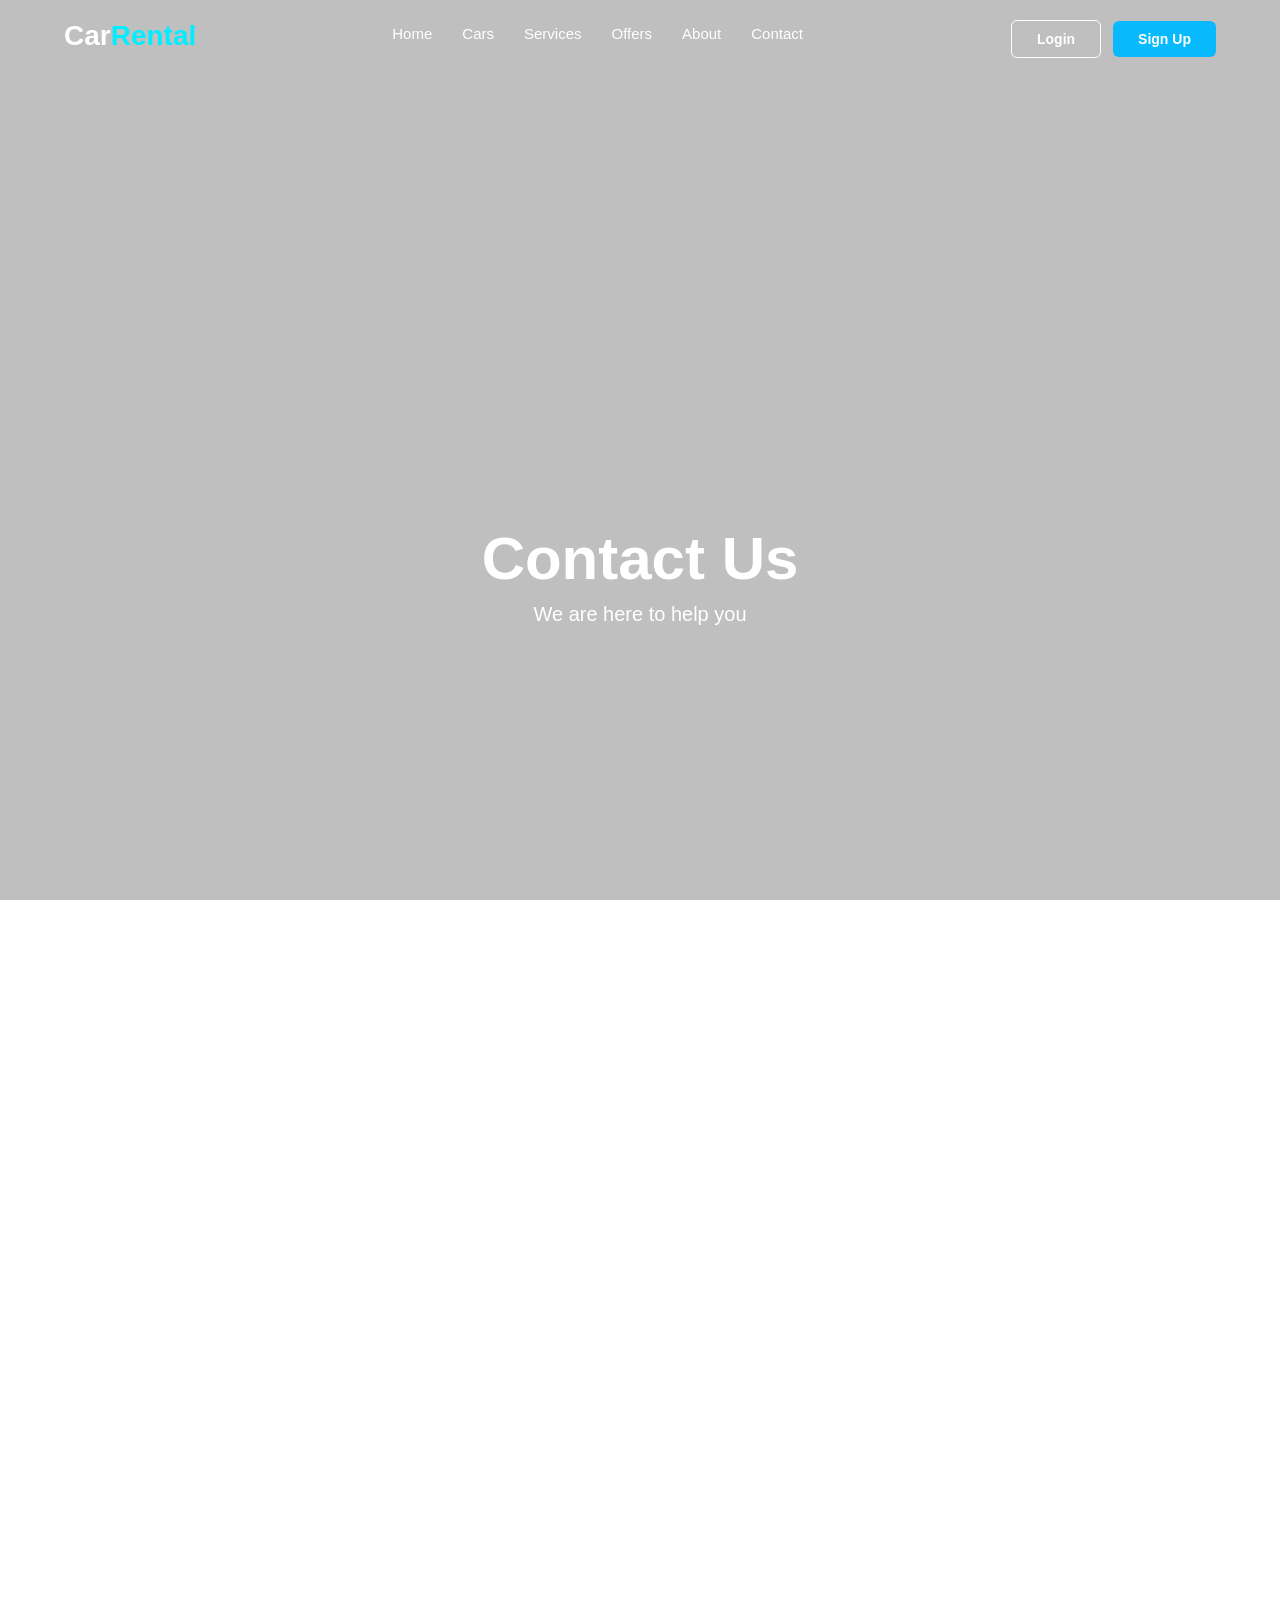
<file: contact.html>
<!DOCTYPE html>
<html lang="en">

<head>
    <meta charset="UTF-8">
    <meta name="viewport" content="width=device-width, initial-scale=1.0">
    <title>Contact Us</title>
    <link rel="stylesheet" href="contact.css">
    <link rel="stylesheet" href="https://cdnjs.cloudflare.com/ajax/libs/font-awesome/6.0.0/css/all.min.css">
    <script src="contact.js"></script>
</head>

<body>
    <header>
        <div class="image-princiale">
            <div class="container">
                <div class="logo">
                    <h1>Car<span>Rental</span></h1>
                </div>

                <nav>
                    <ul id="links">
                        <li><a href="index.html">Home</a></li>
                        <li><a href="cars.html">Cars</a></li>
                        <li><a href="service.html">Services</a></li>
                        <li><a href="offers.html">Offers</a></li>
                        <li><a href="about.html">About</a></li>
                        <li><a href="contact.html">Contact</a></li>
                    </ul>
                </nav>

                <div class="header-right">
                    <div class="auth-btns">
                        <a href="login.html" class="btn-login">Login</a>
                        <a href="login.html" class="btn-signup">Sign Up</a>
                    </div>
                </div>
            </div>
            <div class="general-body">


                <div class="text-zone">
                    <h2>Contact Us</h2>
                    <p>We are here to help you</p>
                </div>
            </div>
        </div>

    </header>
   <div class="content">
    <div class="contact">
        <div class="email">
            <h2>email us</h2>
            <p>info@carrental.com</p>
        </div>
        <div class="address">
            <h2>address</h2>
            <p>agadir,founty,office123</p>
        </div>
        <div class="hours">
            <h2>opening hours</h2>
            <p>Mon-Sun: 8 AM - 7 PM</p>
        </div>
        <div class="tel">
            <h2>call us</h2>
            <p>+21261-234-5670</p>
        </div>
        <div class="address-maps">
            <h2>visit our office</h2>
            <iframe 
                src="https://www.google.com/maps/embed?pb=!1m18!1m12!1m3!1d13763.564757523!2d-9.598107!3d30.427755!2m3!1f0!2f0!3f0!3m2!1i1024!2i768!4f13.1!3m3!1m2!1s0xdb3b6e9413286eb%3A0x6700c8f18579040!2sAgadir!5e0!3m2!1sen!2sma!4v1647890000000!5m2!1sen!2sma" 
                width="100%" height="450" style="border:0;" allowfullscreen="" loading="lazy">
            </iframe>
        </div>
    </div>

    <div class="general-box">
        <div class="formule-contact">
            <h2>get in touch</h2>
            <form id="contactForm">
                <input type="text" placeholder="your name" required>
                <input type="email" placeholder="your email address" required>
                <input type="tel" placeholder="your number">
                <input type="text" placeholder="the subject">
                <textarea placeholder="tap your message" required></textarea>
                <button type="submit" id="btn-comment">send</button>
            </form>
        </div>
    </div>
</div>

    <footer>
        <div class="footer-container">
            <div class="footer-box">
                <div class="logo">
                    <h1>Car<span>Rental</span></h1>
                </div>
                <p>Providing premium car rental services since 2016. We make your journey comfortable and safe with our
                    modern fleet.</p>
                <div class="social-icons">
                    <a href="https://www.facebook.com/"><i class="fab fa-facebook-f"></i></a>
                    <a href="https://www.youtube.com/"><i class="fab fa-youtube"></i></a>
                    <a href="https://www.instagram.com/"><i class="fab fa-instagram"></i></a>
                    <a href="https://www.linkedin.com/"><i class="fab fa-linkedin-in"></i></a>
                </div>
            </div>

            <div class="footer-box">
                <h3>Quick Links</h3>
                <ul>
                    <li><a href="index.html">Home</a></li>
                    <li><a href="cars.html">Cars Catalog</a></li>
                    <li><a href="about.html">About Us</a></li>
                    <li><a href="contact.html">Contact</a></li>
                    <li><a href="#">Privacy Policy</a></li>
                </ul>
            </div>

            <div class="footer-box">
                <h3>Contact Info</h3>
                <ul class="contact-list">
                    <li><i class="fas fa-map-marker-alt"></i>agadir,founty,office123</li>
                    <li><i class="fas fa-phone-alt"></i>+21261-234-5670</li>
                    <li><i class="fas fa-envelope"></i> info@carrental.com</li>
                    <li><i class="fas fa-clock"></i> Mon-Sun: 8 AM - 7 PM</li>
                </ul>
            </div>

            <div class="footer-box">
                <h3>Newsletter</h3>
                <p>Subscribe to get the latest offers and car updates.</p>
                <form class="newsletter-form">
                    <input type="email" placeholder="Your Email">
                    <button type="submit"><i class="fas fa-paper-plane"></i></button>
                </form>
            </div>
        </div>

        <div class="footer-bottom">
            <p>© 2026 <span>CarRental</span>. All Rights Reserved.</p>
        </div>
    </footer>

</body>

</html>
</file>
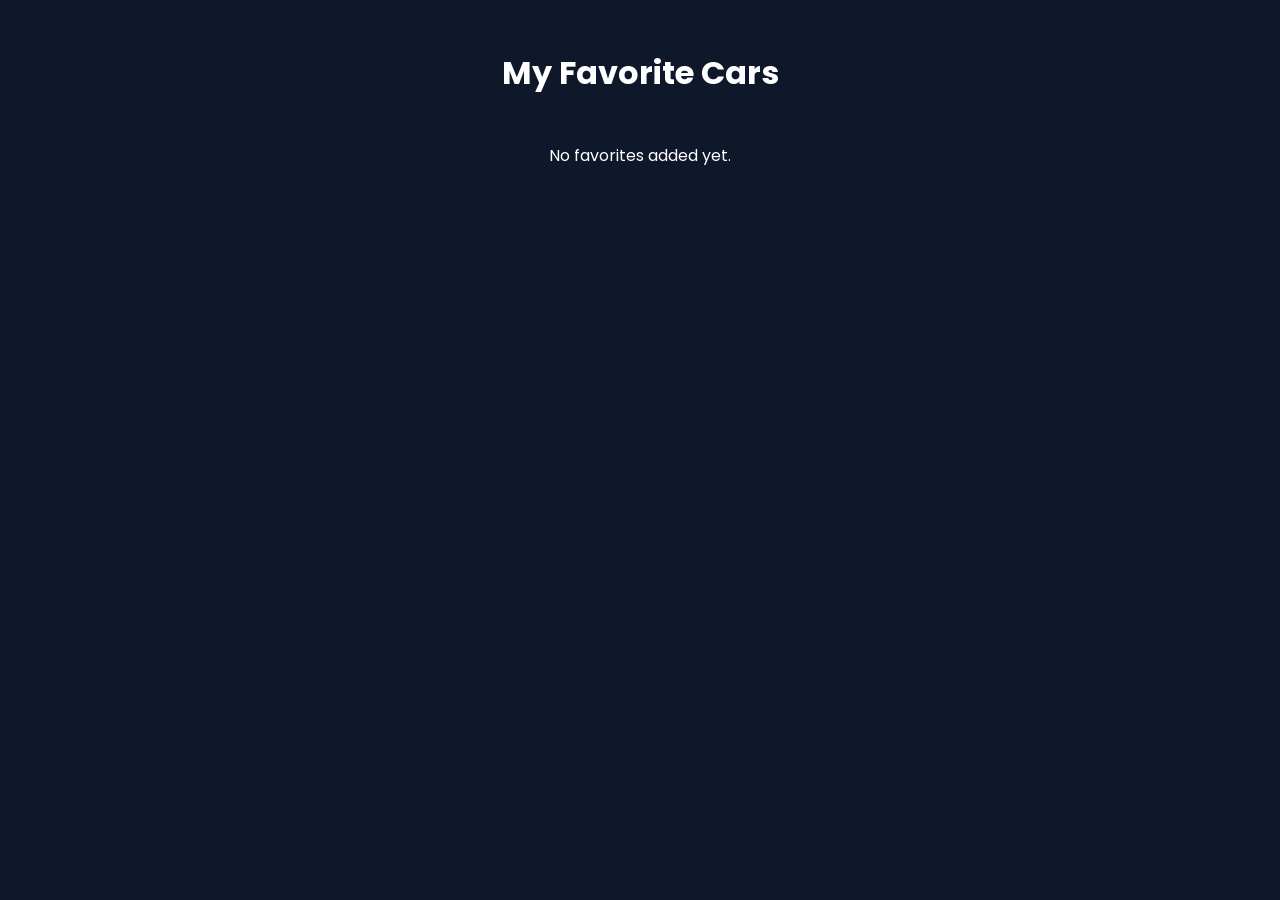
<file: favorites.html>
<!DOCTYPE html>
<html lang="en">
<head>
    <meta charset="UTF-8">
    <title>Favorites</title>
    <link href="https://fonts.googleapis.com/css2?family=Poppins:wght@300;400;600&display=swap" rel="stylesheet">
    <style>
        body {
            font-family: 'Poppins', sans-serif;
            background: #0f172a;
            color: white;
            padding: 20px;
        }

        h1 { text-align: center; margin-bottom: 30px; }

        .favorites-container {
            display: grid;
            grid-template-columns: repeat(auto-fit, minmax(280px, 1fr));
            gap: 25px;
        }

        .car-card {
            background: rgba(255, 255, 255, 0.05);
            padding: 20px;
            border-radius: 15px;
            text-align: center;
            backdrop-filter: blur(10px);
            border: 1px solid rgba(255, 255, 255, 0.1);
            transition: 0.3s;
        }

        .car-card:hover { transform: translateY(-5px); border-color: #38bdf8; }

        .car-card img {
            width: 100%;
            height: 160px;
            object-fit: cover;
            border-radius: 10px;
        }

        .car-card h3 { margin: 15px 0 5px; }
        .car-card p { color: #38bdf8; font-weight: bold; margin-bottom: 15px; }

        .btn-group { display: flex; flex-direction: column; gap: 8px; }
        .car-card button {
            padding: 10px;
            border-radius: 8px;
            border: none;
            cursor: pointer;
            font-weight: 600;
            transition: 0.3s;
        }

        .view-btn { background: #1e293b; color: white; }
        .rent-btn { background: #38bdf8; color: white; }
        .remove-btn { background: #ef4444; color: white; }

        .modal-overlay {
            position: fixed;
            top: 0; left: 0;
            width: 100%; height: 100%;
            background: rgba(0, 0, 0, 0.8);
            display: none;
            justify-content: center;
            align-items: center;
            z-index: 2000;
            backdrop-filter: blur(8px);
        }

        .modal-content {
            background: rgba(30, 41, 59, 0.95);
            padding: 30px;
            border-radius: 20px;
            width: 90%;
            max-width: 400px;
            border: 1px solid rgba(56, 189, 248, 0.3);
            text-align: center;
        }

        .modal-content input {
            width: 100%;
            padding: 12px;
            margin: 8px 0;
            border-radius: 8px;
            border: 1px solid #334155;
            background: #0f172a;
            color: white;
            box-sizing: border-box;
        }

        .form-btns { display: flex; gap: 10px; margin-top: 15px; }
        .confirm-btn { background: #38bdf8; color: white; flex: 2; padding: 12px; border-radius: 8px; border: none; cursor: pointer; }
        .cancel-btn { background: #475569; color: white; flex: 1; padding: 12px; border-radius: 8px; border: none; cursor: pointer; }
    </style>
</head>
<body>

    <h1>My Favorite Cars</h1>
    <div class="favorites-container" id="favoritesContainer"></div>

    <div id="bookingModal" class="modal-overlay">
        <div class="modal-content">
            <h2>Rent: <span id="dynamicCarName" style="color:#38bdf8"></span></h2>
            <form id="reservationForm">
                <input type="text" placeholder="Full Name" required>
                <input type="email" placeholder="Email Address" required>
                <input type="tel" placeholder="Phone Number" required>
                <input type="date" required title="Pickup Date">
                <div class="form-btns">
                    <button type="submit" class="confirm-btn">Confirm Rent</button>
                    <button type="button" class="cancel-btn" onclick="closeModal()">Cancel</button>
                </div>
            </form>
        </div>
    </div>

    <script>
        let favorites = JSON.parse(localStorage.getItem("favorites")) || [];
        const container = document.getElementById("favoritesContainer");

        function displayFavorites() {
            container.innerHTML = "";
            if (favorites.length === 0) {
                container.innerHTML = "<p style='text-align:center; width:100%'>No favorites added yet.</p>";
                return;
            }

            favorites.forEach(car => { // afficher cars favourite
                const div = document.createElement("div");
                div.className = "car-card";
                div.innerHTML = `
                    <img src="${car.img}" alt="${car.name}">
                    <h3>${car.name}</h3>
                    <p>${car.price} MAD / day</p>
                    <div class="btn-group">
                        <button class="rent-btn" onclick="openModal('${car.name}')">Rent Now</button>
                        <button class="view-btn" onclick="goToDetails('${car.name}')">Details</button>
                        <button class="remove-btn" onclick="removeFavorite('${car.name}')">Remove</button>
                    </div>
                `;
                container.appendChild(div);
            });
        }

        function openModal(name) {
            document.getElementById('dynamicCarName').innerText = name;
            document.getElementById('bookingModal').style.display = 'flex';
        }

        function closeModal() {
            document.getElementById('bookingModal').style.display = 'none';
        }

        function goToDetails(name) { 
            const car = favorites.find(c => c.name === name);
            const params = new URLSearchParams(car); // caracters of this car
            window.location.href = `details.html?${params.toString()}`;
        }

        function removeFavorite(name) { 
            favorites = favorites.filter(c => c.name !== name);
            localStorage.setItem("favorites", JSON.stringify(favorites));
            displayFavorites();
        }

        document.getElementById('reservationForm').onsubmit = function(e) {
            e.preventDefault();
            const carName = document.getElementById('dynamicCarName').innerText;
            alert(`Your request for ${carName} has been sent!`);
            closeModal();
        };

        window.onclick = function(e) { // close the modal if i click outside
            if (e.target.id === 'bookingModal') closeModal();
        };

        displayFavorites();
    </script>
</body>
</html>
</file>
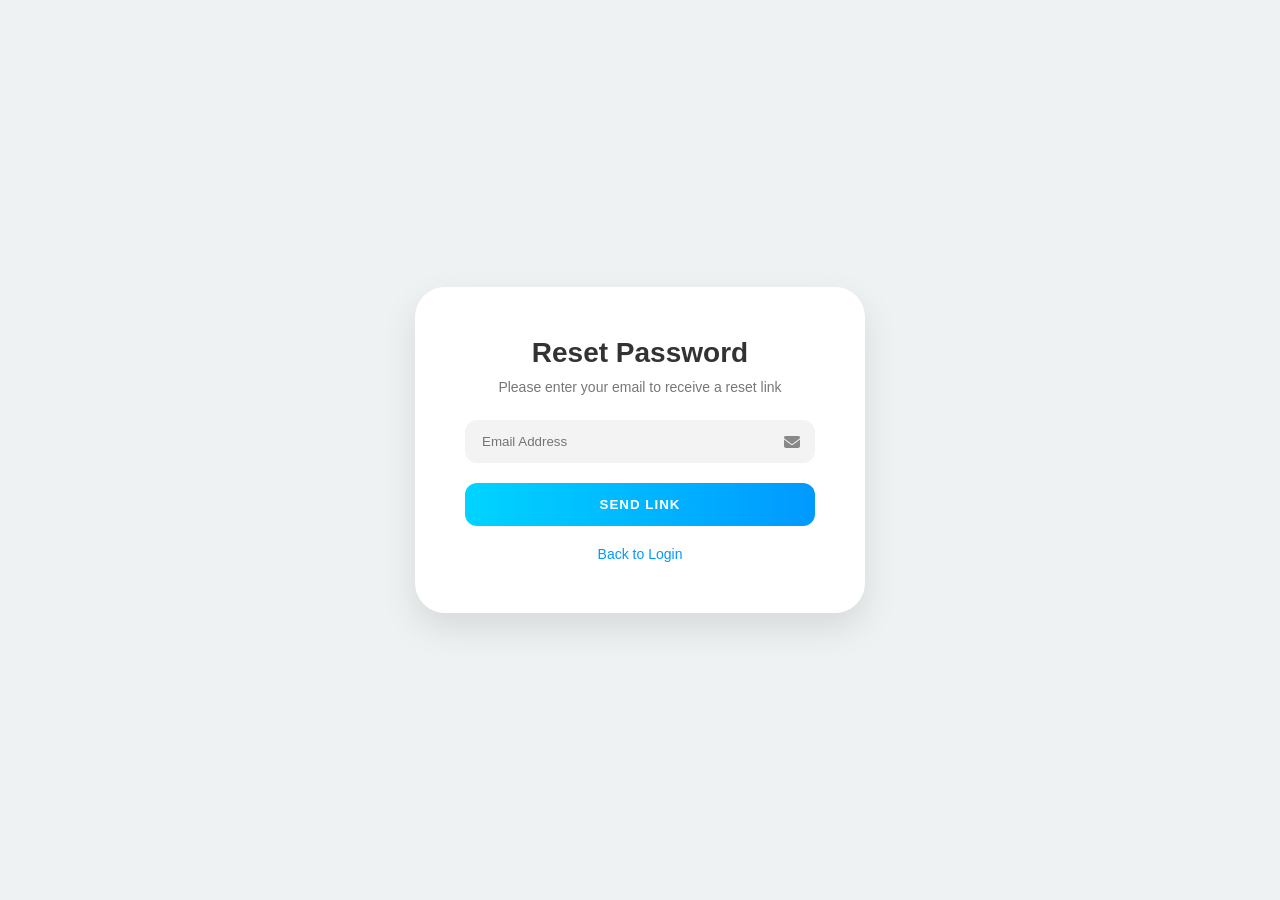
<file: forget pass.html>
<!DOCTYPE html>
<html lang="en">
<head>
    <meta charset="UTF-8">
    <meta name="viewport" content="width=device-width, initial-scale=1.0">
    <title>Reset Password</title>
    <link rel="stylesheet" href="https://cdnjs.cloudflare.com/ajax/libs/font-awesome/6.4.2/css/all.min.css">
    <style>
        * {
            box-sizing: border-box;
            margin: 0;
            padding: 0;
            font-family: 'Poppins', sans-serif;
        }

        body {
            display: flex;
            justify-content: center;
            align-items: center;
            height: 100vh;
            background: #eef2f3;
            overflow: hidden;
        }

        .reset-container {
            background-color: #ffffff;
            padding: 50px;
            border-radius: 30px;
            box-shadow: 0 15px 35px rgba(0, 0, 0, 0.1);
            width: 450px;
            text-align: center;
            animation: slideUp 0.8s ease-out;
        }

        @keyframes slideUp {
            from { opacity: 0; transform: translateY(50px); }
            to { opacity: 1; transform: translateY(0); }
        }

        h1 {
            font-size: 28px;
            margin-bottom: 10px;
            color: #333;
        }

        p {
            color: #777;
            font-size: 14px;
            margin-bottom: 25px;
        }

        .input-group {
            position: relative;
            width: 100%;
            margin-bottom: 20px;
        }

        .input-group input {
            width: 100%;
            padding: 12px 15px;
            padding-right: 45px;
            background-color: #f3f3f3;
            border: 2px solid transparent;
            border-radius: 12px;
            outline: none;
            transition: 0.3s;
        }

        .input-group input:focus {
            border-color: #00d4ff;
            background-color: #fff;
        }

        .field-icon {
            position: absolute;
            right: 15px;
            top: 50%;
            transform: translateY(-50%);
            color: #888;
        }

        .main-btn {
            width: 100%;
            padding: 14px;
            border: none;
            border-radius: 12px;
            background: linear-gradient(to right, #00d4ff, #0099ff);
            color: white;
            font-weight: bold;
            cursor: pointer;
            transition: 0.3s;
            text-transform: uppercase;
            letter-spacing: 1px;
        }

        .main-btn:hover {
            transform: scale(1.02);
            box-shadow: 0 5px 15px rgba(0, 212, 255, 0.4);
        }

        .forgot {
            display: inline-block;
            margin-top: 20px;
            color: #0099ff;
            text-decoration: none;
            font-size: 14px;
            font-weight: 500;
            transition: 0.3s;
        }

        .forgot:hover {
            text-decoration: underline;
        }

        .success-msg {
            display: none;
            color: #28a745;
            background: #d4edda;
            padding: 10px;
            border-radius: 8px;
            margin-bottom: 15px;
            font-size: 14px;
        }
    </style>
</head>
<body>

    <div class="reset-container">
        <form id="resetForm">
            <h1>Reset Password</h1>
            <p>Please enter your email to receive a reset link</p>
            
            <div id="statusMessage" class="success-msg">
                Reset link sent to your email!
            </div>

            <div class="input-group">
                <input type="email" id="userEmail" placeholder="Email Address" required>
                <i class="fas fa-envelope field-icon"></i>
            </div>

            <button type="submit" class="main-btn" id="sendBtn">Send Link</button>
            <br>
            <a href="login.html" class="forgot">Back to Login</a>
        </form>
    </div>

    <script>
        const resetForm = document.getElementById('resetForm');
        const statusMessage = document.getElementById('statusMessage');
        const sendBtn = document.getElementById('sendBtn');

        resetForm.addEventListener('submit', (e) => { //when the user click in the button
            e.preventDefault(); 
            
            const email = document.getElementById('userEmail').value;
            
            sendBtn.innerText = "Sending...";
            sendBtn.disabled = true; //disable button

            setTimeout(() => { // like sending
                statusMessage.style.display = "block";
                sendBtn.innerText = "Link Sent!";
                sendBtn.style.background = "#28a745"; 
            }, 1500); //delay
        });
    </script>

</body>
</html>
</file>
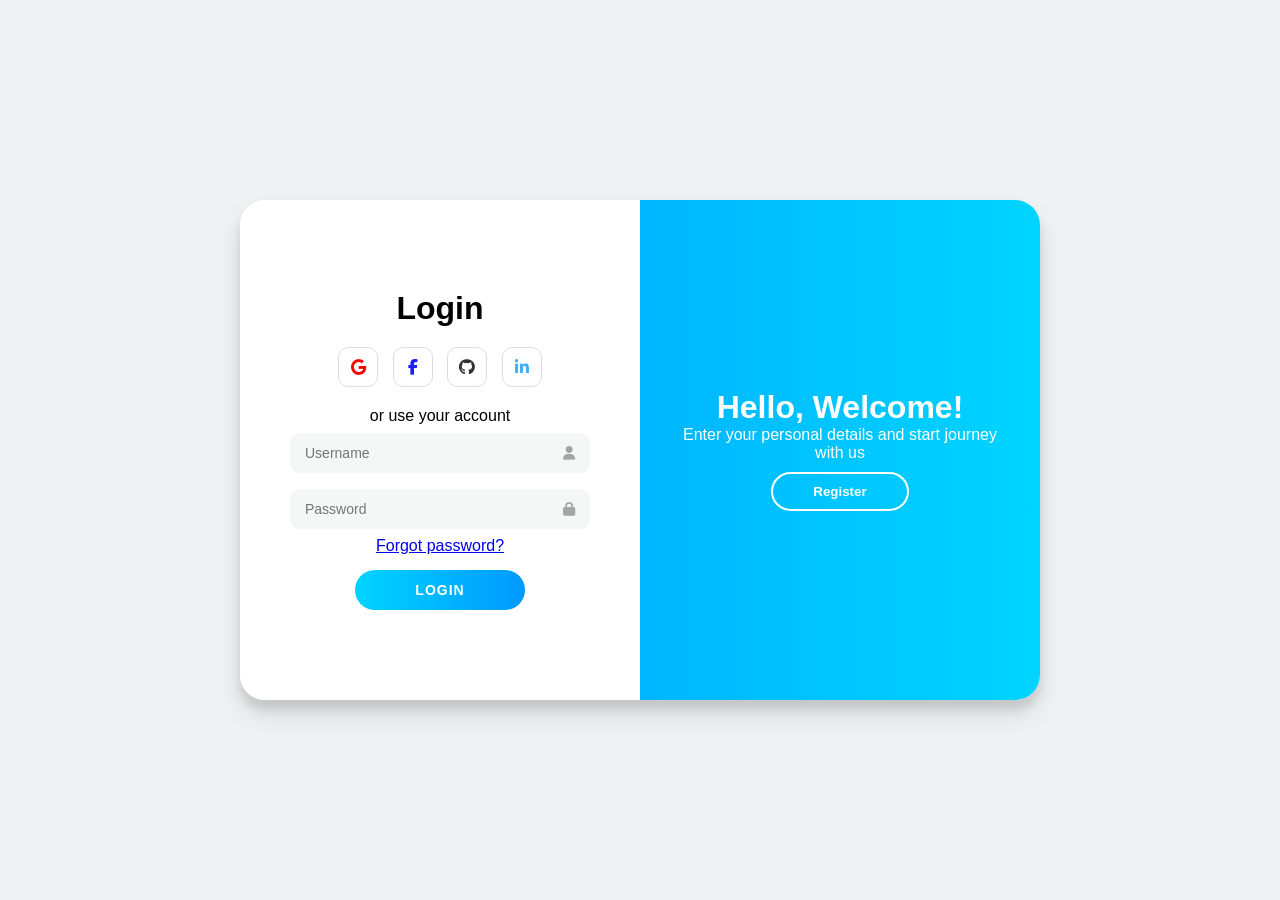
<file: login.html>
<!DOCTYPE html>
<html lang="en">

<head>
    <meta charset="UTF-8">
    <meta name="viewport" content="width=device-width, initial-scale=1.0">
    <title>Login Page</title>
    <link rel="stylesheet" href="https://cdnjs.cloudflare.com/ajax/libs/font-awesome/6.4.2/css/all.min.css">
    <link rel="stylesheet" href="login.css">
</head>

<body>
    <div class="auth-container" id="auth-container">
        <div class="form-container sign-up-container">
            <form action="#">
                <h1>Create Account</h1>
                <div class="input-group">
                    <input type="text" placeholder="Full Name" />
                    <i class="fas fa-user field-icon"></i>
                </div>
                <div class="input-group">
                    <input type="email" placeholder="Email" />
                    <i class="fas fa-envelope field-icon"></i>
                </div>
                <div class="input-group">
                    <input type="password" placeholder="Password" />
                    <i class="fas fa-lock field-icon"></i>
                </div>
                <button class="main-btn">Sign Up</button>
            </form>
        </div>

        <div class="form-container sign-in-container">
            <form action="#">
                <h1>Login</h1>
                <div class="social-icons">
                    <a href="https://accounts.google.com/" id="google"><i class="fab fa-google"></i></a>
                    <a href="https://www.facebook.com/" id="facebook"><i class="fab fa-facebook-f"></i></a>
                    <a href="https://github.com/" id="git"><i class="fab fa-github"></i></a>
                    <a href="https://www.linkedin.com/" id="linkedin"><i class="fab fa-linkedin-in"></i></a>
                </div>
                <span>or use your account</span>
                <div class="input-group">
                    <input type="text" placeholder="Username">
                    <i class="fas fa-user field-icon"></i>
                </div>
                <div class="input-group">
                    <input type="password" placeholder="Password">
                    <i class="fas fa-lock field-icon"></i>
                </div>
                <a href="forget pass.html" class="forgot">Forgot password?</a>
                <button class="main-btn" href="index.html" id="loginBtn">Login</button>
            </form>
        </div>

        <div class="overlay-container">
            <div class="overlay">
                <div class="overlay-panel overlay-left">
                    <h1>Welcome Back!</h1>
                    <p>To keep connected with us please login with your personal information.</p>
                    <button class="ghost-btn" id="signIn">Sign In</button>
                </div>
                <div class="overlay-panel overlay-right">
                    <h1>Hello, Welcome!</h1>
                    <p>Enter your personal details and start journey with us</p>
                    <button class="ghost-btn" id="signUp" href="index.html">Register</button>
                </div>
            </div>
        </div>
    </div>

    <script>
        const signUpButton = document.getElementById('signUp');
        const signInButton = document.getElementById('signIn');
        const container = document.getElementById('auth-container');

        signUpButton.addEventListener('click', () => { //user click in the button
            container.classList.add("right-panel-active"); //switch from login to sing up
        });

        signInButton.addEventListener('click', () => {
            container.classList.remove("right-panel-active"); // remove ...to sing up to login
        });
    </script>
    <script>
        document.getElementById('loginBtn').addEventListener('click', function (e) {
            e.preventDefault(); //arrete refrech to the page ..to control
            const user = document.querySelector('input[type="text"]').value;
            const pass = document.querySelector('input[type="password"]').value;

            if (user !== "" && pass !== "") { //verification if the user enter his info
                alert("Login Successful! Redirecting to Home...");
                window.location.href = "index.html";
            } else {
                alert("Please fill in all fields!");
            }
        });
    </script>
</body>

</html>
</file>
<file: contact.css>
* {
    margin: 0;
    padding: 0;
    box-sizing: border-box;
    font-family: Arial, sans-serif;
}
html, body {
    margin: 0 !important;
    padding: 0 !important;
    width: 100%;
    height: 100%;
    overflow-x: hidden; 
}


.container {
    width: 100%;
    height: 100vh;
    background: linear-gradient(rgba(32, 32, 32, 0.285), rgba(32, 32, 32, 0.285)),
        url('https://images.pexels.com/photos/36644156/pexels-photo-36644156.jpeg');
    background-size: cover;
    background-position: center;
    background-repeat: no-repeat;

    display: flex;
    flex-direction: row;
    justify-content: space-between;
    align-items: flex-start;
    padding: 20px 5%;
}

.logo h1 {
    color: white;
    font-size: 28px;
}

.logo span {
    color: rgb(0, 238, 255);
}

#links {
    display: flex;
    list-style: none;
    margin-top: 5px;
}

#links li a {
    color: white;
    text-decoration: none;
    margin: 0 15px;
    font-size: 15px;
    font-weight: 500;
    transition: 0.3s;
}

#links li a:hover {
    color: rgba(123, 236, 237, 0.952);
}

.auth-btns {
    display: flex;
    align-items: center;
}

.auth-btns a {
    text-decoration: none;
    padding: 10px 25px;
    border-radius: 6px;
    margin-left: 12px;
    font-weight: bold;
    font-size: 14px;
    transition: 0.3s;
}

.btn-login {
    border: 1px solid white;
    color: white;
}

.btn-login:hover {
    background: white;
    color: black;
}

.btn-signup {
    background-color: rgb(8, 185, 254);
    color: white;
}

.btn-signup:hover {
    background-color: rgb(5, 150, 220);
}

.header-right {
    display: flex;
    align-items: center;
    gap: 15px;
}


.auth-btns {
    display: flex;
    white-space: nowrap;
}

.image-princiale {
    position: relative; 
    overflow: hidden;   
}

.text-zone {
    position: absolute; 
    top: 50%;
    left: 50%;
    transform: translate(-50%, -50%); 
    z-index: 1; 
    width: 90%;
    text-align: center;
}
.text-zone h2 {
    text-transform: capitalize;
    color: white;
    font-size: 60px;
    margin-top:250px;
    margin-bottom: 10px;

}
.text-zone p{
    color:white;
    font-size: 20px;

}


.contact {
    display: flex;
    justify-content: center;
    gap: 20px;
    padding: 50px 5%;
    flex-wrap: wrap;
    background-color: #dbdbe357;
}

.email,
.address,
.hours,
.tel {
    flex: 1;
    min-width: 250px;
    border-radius: 14px;
    background-color: rgba(255, 255, 255, 0.934);
    padding: 30px 50px;
    text-align: center;
    box-shadow: 0 4px 15px rgba(132, 133, 136, 0.292);
    transition: 0.3s;
}

.email:hover,
.address:hover,
.hours:hover,
.tel:hover {
    transform: translateY(-12px);
    border-color: rgb(0, 238, 255);
    box-shadow: 0 8px 25px rgba(0, 238, 255, 0.1);
}

.email h2,
.address h2,
.hours h2,
.tel h2 {
    font-size: 1.2rem;
    color: #333;
    margin-bottom: 10px;
    text-transform: capitalize;
}

.email p,
.address p,
.hours p,
.tel p {
    color: #666;
    font-size: 0.95rem;
}

.general-box {
    width: 100%; 
    min-height: 100vh;
    margin: 0;
    padding: 0;
    left: 0;
    right: 0;
    background: linear-gradient(rgba(0, 0, 0, 0.151), rgba(0, 0, 0, 0.151)), 
                url('https://i.pinimg.com/1200x/46/46/6e/46466e634d5024bbbd870208ec745f8a.jpg');
    display: flex;
    justify-content: center;
    align-items: center;
    position: relative;
    background-size: cover;      
    background-position: center;  
    background-attachment: fixed; 
    background-repeat: no-repeat;
}
.formule-contact {
    background-color: rgba(255, 255, 255, 0.1); 
    backdrop-filter: blur(10px); 
    border: 1px solid rgba(255, 255, 255, 0.2);
    border-radius: 20px;
    padding: 40px;
    width: 90%;
    max-width: 600px;
    text-align: center;
}
.formule-contact {
    margin: 40px auto; 
    z-index: 2;
}

.formule-contact h2 {
    text-transform: capitalize;
    margin-bottom: 25px;
    color: white;
    font-size: 2rem;
}

.formule-contact input, 
.formule-contact textarea {
    width: 100%;
    padding: 15px;
    margin-bottom: 15px;
    border: none;
    border-radius: 10px;
    background-color: rgba(255, 255, 255, 0.082); 
    backdrop-filter: blur(8px); 
    font-size: 14px;
    outline: none;
    transition: 0.3s;
}

.formule-contact input:focus,
.formule-contact textarea:focus {
    border-color: rgb(55, 0, 255);
}

.formule-contact textarea {
    height: 120px;
    resize: none;
}

#btn-comment {
    background-color: #0000ff;
    color: white;
    border: none;
    padding: 12px 60px;
    border-radius: 30px;
    font-weight: bold;
    cursor: pointer;
    font-size: 16px;
    transition: 0.3s;
}

#btn-comment:hover {
    background-color: #065cbe;
    transform: scale(1.05);
}
.formule-contact::placeholder{
    color: aliceblue;
}
.formule-contact input::placeholder, 
.formule-contact textarea::placeholder {
    color: rgba(255, 255, 255, 0.7); 
    font-size: 13px;
}

.formule-contact input, 
.formule-contact textarea {
    color: white; 
}

.formule-contact input:focus,
.formule-contact textarea:focus {
    background-color: rgba(255, 255, 255, 0.409); 
    border: 1px solid rgb(0, 238, 255); 
}
.address-maps {
    width: 100%; 
    margin: 50px 0; 
    padding: 0;
    text-align: center;
    animation: fadeInUp 1.2s ease-out; 
}

.address-maps h2 {
    font-size: 2.5rem;
    margin-bottom: 30px;
    color: #333;
    text-transform: capitalize;
    display: block; 
    width: 100%;
}

.address-maps iframe {
    width: 100%; 
    height: 450px;
    border: none;
    filter: grayscale(10%) contrast(1.1);
    box-shadow: 0 5px 15px rgba(0,0,0,0.1);
    transition: 0.5s;
}

.address-maps iframe:hover {
    filter: grayscale(0%); 
}
.address-maps h2 {
    position: relative;
    display: inline-block;
    padding-bottom: 10px;
}

.address-maps h2::after {
    content: '';
    position: absolute;
    width: 50px;
    height: 3px;
    background: rgb(0, 238, 255);
    bottom: 0;
    left: 50%;
    transform: translateX(-50%);
    transition: 0.4s;
}

.address-maps:hover h2::after {
    width: 150px; 
}
@keyframes fadeInUp {
    from {
        opacity: 0;
        transform: translateY(30px);
    }
    to {
        opacity: 1;
        transform: translateY(0);
    }
}

@keyframes fadeInDown {
    from {
        opacity: 0;
        transform: translateY(-30px);
    }
    to {
        opacity: 1;
        transform: translateY(0);
    }
}
.logo { animation: fadeInDown 0.8s ease-out; }
#links { animation: fadeInDown 1s ease-out; }

.text-zone h2 { animation: fadeInUp 1s ease-out; }
.text-zone p { animation: fadeInUp 1.2s ease-out; }

.email { animation: fadeInUp 0.5s ease-out; }
.address { animation: fadeInUp 0.7s ease-out; }
.hours { animation: fadeInUp 0.9s ease-out; }
.tel { animation: fadeInUp 1.1s ease-out; }
.search-box {
    transition: all 0.4s ease;
}

.search-box:focus-within {
    width: 200px; 
    background: rgba(255, 255, 255, 0.25);
    border-color: rgb(0, 238, 255);
}


footer {
    background: #1a1a1a; 
    color: white;
    padding: 60px 5% 20px;
    margin-top: 50px;
}

.footer-container {
    display: flex;
    justify-content: space-between;
    flex-wrap: wrap;
    gap: 40px;
    max-width: 1200px;
    margin: 0 auto;
}

.footer-box {
    flex: 1;
    min-width: 250px;
}

.footer-box h3 {
    font-size: 1.5rem;
    margin-bottom: 25px;
    position: relative;
    padding-bottom: 10px;
}

.footer-box h3::after {
    content: '';
    position: absolute;
    left: 0;
    bottom: 0;
    width: 50px;
    height: 2px;
    background: rgb(0, 238, 255);
}

.footer-box p {
    color: #bbb;
    line-height: 1.8;
    font-size: 0.95rem;
    margin-bottom: 20px;
}

.footer-box ul {
    list-style: none;
}

.footer-box ul li {
    margin-bottom: 12px;
}

.footer-box ul li a {
    color: #bbb;
    text-decoration: none;
    transition: 0.3s;
}

.footer-box ul li a:hover {
    color: rgb(0, 238, 255); 
    padding-left: 10px;
}

.social-icons {
    display: flex;
    gap: 15px;
}

.social-icons a {
    width: 40px;
    height: 40px;
    background: rgba(255, 255, 255, 0.1);
    display: flex;
    justify-content: center;
    align-items: center;
    border-radius: 50%;
    color: white;
    text-decoration: none;
    transition: 0.3s;
}

.social-icons a:hover {
    background: rgb(0, 238, 255);
    transform: translateY(-5px);
}

.newsletter-form {
    display: flex;
    margin-top: 20px;
}

.newsletter-form input {
    padding: 12px;
    border: none;
    border-radius: 6px 0 0 6px;
    width: 80%;
    outline: none;
}

.newsletter-form button {
    background: rgb(0, 238, 255);
    border: none;
    padding: 12px 20px;
    border-radius: 0 6px 6px 0;
    color: white;
    cursor: pointer;
    transition: 0.3s;
}

.newsletter-form button:hover {
    background: rgb(5, 150, 220);
}

.footer-bottom {
    text-align: center;
    margin-top: 50px;
    padding-top: 20px;
    border-top: 1px solid rgba(255, 255, 255, 0.1);
}

.footer-bottom span {
    color: rgb(0, 238, 255);
}
</file>
<file: login.css>
* {
    box-sizing: border-box;
    margin: 0;
    padding: 0;
    font-family: 'Poppins', sans-serif;
}

body {
    display: flex;
    justify-content: center;
    align-items: center;
    height: 100vh;
    background: #eef2f3;
}

.auth-container {
    background-color: #fff;
    border-radius: 25px;
    box-shadow: 0 14px 28px rgba(0,0,0,0.1), 0 10px 10px rgba(0,0,0,0.1);
    position: relative;
    overflow: hidden;
    width: 800px;
    max-width: 100%;
    min-height: 500px;
}

.form-container {
    position: absolute;
    top: 0;
    height: 100%;
    transition: all 0.6s ease-in-out;
}

.form-container form {
    background-color: #ffffff;
    display: flex;
    align-items: center;
    justify-content: center;
    flex-direction: column;
    padding: 0 50px;
    height: 100%;
    text-align: center;
}

.sign-in-container {
    left: 0;
    width: 50%;
    z-index: 2;
}

.sign-up-container {
    left: 0;
    width: 50%;
    opacity: 0;
    z-index: 1;
}

.input-group {
    position: relative;
    width: 100%;
    margin: 8px 0;
}

.input-group input {
    background-color: #f4f7f6;
    border: none;
    padding: 12px 15px;
    padding-right: 40px;
    width: 100%;
    border-radius: 10px;
    outline: none;
    font-size: 14px;
}

.field-icon {
    position: absolute;
    right: 15px;
    top: 50%;
    transform: translateY(-50%);
    color: #a5a5a5;
    font-size: 14px;
}

.main-btn {
    border-radius: 20px;
    border: none;
    background-color: #00d4ff;
    background: linear-gradient(to right, #00d4ff, #0099ff);
    color: #ffffff;
    font-size: 14px;
    font-weight: bold;
    padding: 12px 60px;
    margin-top: 15px;
    letter-spacing: 1px;
    text-transform: uppercase;
    cursor: pointer;
    transition: transform 80ms ease-in;
}

.main-btn:active {
    transform: scale(0.95);
}

.ghost-btn {
    background-color: transparent;
    border: 2px solid #ffffff;
    color: #ffffff;
    border-radius: 20px;
    padding: 10px 40px;
    font-weight: bold;
    cursor: pointer;
    margin-top: 10px;
}

.social-icons {
    margin: 20px 0;
}

.social-icons a {
    border: 1px solid #ddd;
    border-radius: 10px;
    display: inline-flex;
    justify-content: center;
    align-items: center;
    margin: 0 5px;
    height: 40px;
    width: 40px;
    color: #333;
    text-decoration: none;
    transition: 0.3s;
}

.social-icons a:hover {
    color: #fff;
    border-color: #00d4ff;
}

.overlay-container {
    position: absolute;
    top: 0;
    left: 50%;
    width: 50%;
    height: 100%;
    overflow: hidden;
    transition: transform 0.6s ease-in-out;
    z-index: 100;
}

.overlay {
    background: #00d4ff;
    background: linear-gradient(to right, #0099ff, #00d4ff);
    color: #ffffff;
    position: relative;
    left: -100%;
    height: 100%;
    width: 200%;
    transform: translateX(0);
    transition: transform 0.6s ease-in-out;
}

.overlay-panel {
    position: absolute;
    display: flex;
    align-items: center;
    justify-content: center;
    flex-direction: column;
    padding: 0 40px;
    text-align: center;
    top: 0;
    height: 100%;
    width: 50%;
    transform: translateX(0);
    transition: transform 0.6s ease-in-out;
}

.overlay-left {
    transform: translateX(-20%);
    border-radius: 0 150px 150px 0; 
}

.overlay-right {
    right: 0;
    transform: translateX(0);
    border-radius: 150px 0 0 150px;
}

.auth-container.right-panel-active .sign-in-container {
    transform: translateX(100%);
}

.auth-container.right-panel-active .sign-up-container {
    transform: translateX(100%);
    opacity: 1;
    z-index: 5;
}

.auth-container.right-panel-active .overlay-container {
    transform: translateX(-100%);
}

.auth-container.right-panel-active .overlay {
    transform: translateX(50%);
}

.auth-container.right-panel-active .overlay-left {
    transform: translateX(0);
}

.auth-container.right-panel-active .overlay-right {
    transform: translateX(20%);
}

#google {
    color: red;
}

#facebook {
    color: rgb(29, 29, 255);
}

#linkedin {
    color: #3daffb;
}

#git {
    color: #333;
}
</file>
